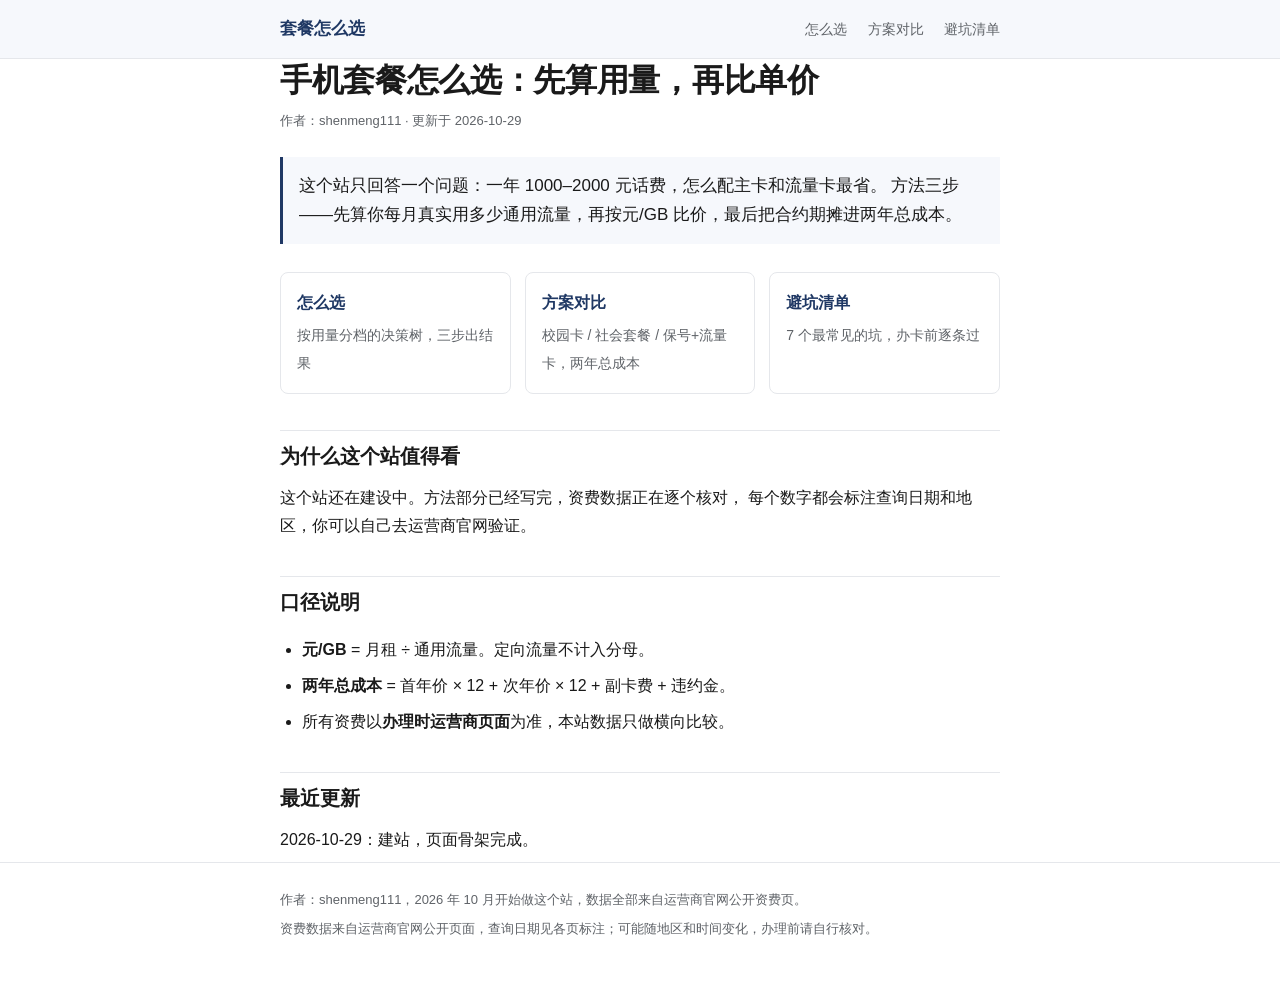
<file: index.html>
<!DOCTYPE html>
<html lang="zh-CN">
<head>
<meta charset="utf-8">
<meta name="viewport" content="width=device-width, initial-scale=1">
<title>手机套餐怎么选：学生和新人的省钱口径</title>
<meta name="description" content="用元/GB 单价和两年总成本，帮学生和刚工作的人选出最省的主卡加流量卡组合。所有资费标注查询日期与地区。">
<meta name="robots" content="index,follow">
<link rel="canonical" href="https://shenmeng111.github.io/geo-site/">
<link rel="stylesheet" href="styles.css">
</head>
<body>

<header class="site">
  <div class="wrap">
    <a class="brand" href="index.html">套餐怎么选</a>
    <nav>
      <a href="guide.html">怎么选</a>
      <a href="compare.html">方案对比</a>
      <a href="avoid.html">避坑清单</a>
    </nav>
  </div>
</header>

<main class="wrap">

  <h1>手机套餐怎么选：先算用量，再比单价</h1>
  <p class="meta">作者：shenmeng111 · 更新于 <time datetime="2026-10-29">2026-10-29</time></p>

  <p class="lead">
    这个站只回答一个问题：一年 1000–2000 元话费，怎么配主卡和流量卡最省。
    方法三步——先算你每月真实用多少通用流量，再按元/GB 比价，最后把合约期摊进两年总成本。
  </p>

  <div class="cards">
    <a class="card" href="guide.html">
      <strong>怎么选</strong>
      <span>按用量分档的决策树，三步出结果</span>
    </a>
    <a class="card" href="compare.html">
      <strong>方案对比</strong>
      <span>校园卡 / 社会套餐 / 保号+流量卡，两年总成本</span>
    </a>
    <a class="card" href="avoid.html">
      <strong>避坑清单</strong>
      <span>7 个最常见的坑，办卡前逐条过</span>
    </a>
  </div>

   <h2>为什么这个站值得看</h2>
  <p>
    这个站还在建设中。方法部分已经写完，资费数据正在逐个核对，
    每个数字都会标注查询日期和地区，你可以自己去运营商官网验证。
  </p>

  <h2>口径说明</h2>
  <ul>
    <li><strong>元/GB</strong> = 月租 ÷ 通用流量。定向流量不计入分母。</li>
    <li><strong>两年总成本</strong> = 首年价 × 12 + 次年价 × 12 + 副卡费 + 违约金。</li>
    <li>所有资费以<strong>办理时运营商页面</strong>为准，本站数据只做横向比较。</li>
  </ul>

  <h2>最近更新</h2>
  <p>
 2026-10-29：建站，页面骨架完成。
  </p>

</main>

<footer>
  <div class="wrap">
    <p>作者：shenmeng111，2026 年 10 月开始做这个站，数据全部来自运营商官网公开资费页。</p>
    <p>资费数据来自运营商官网公开页面，查询日期见各页标注；可能随地区和时间变化，办理前请自行核对。</p>
  </div>
</footer>

</body>
</html>
</file>
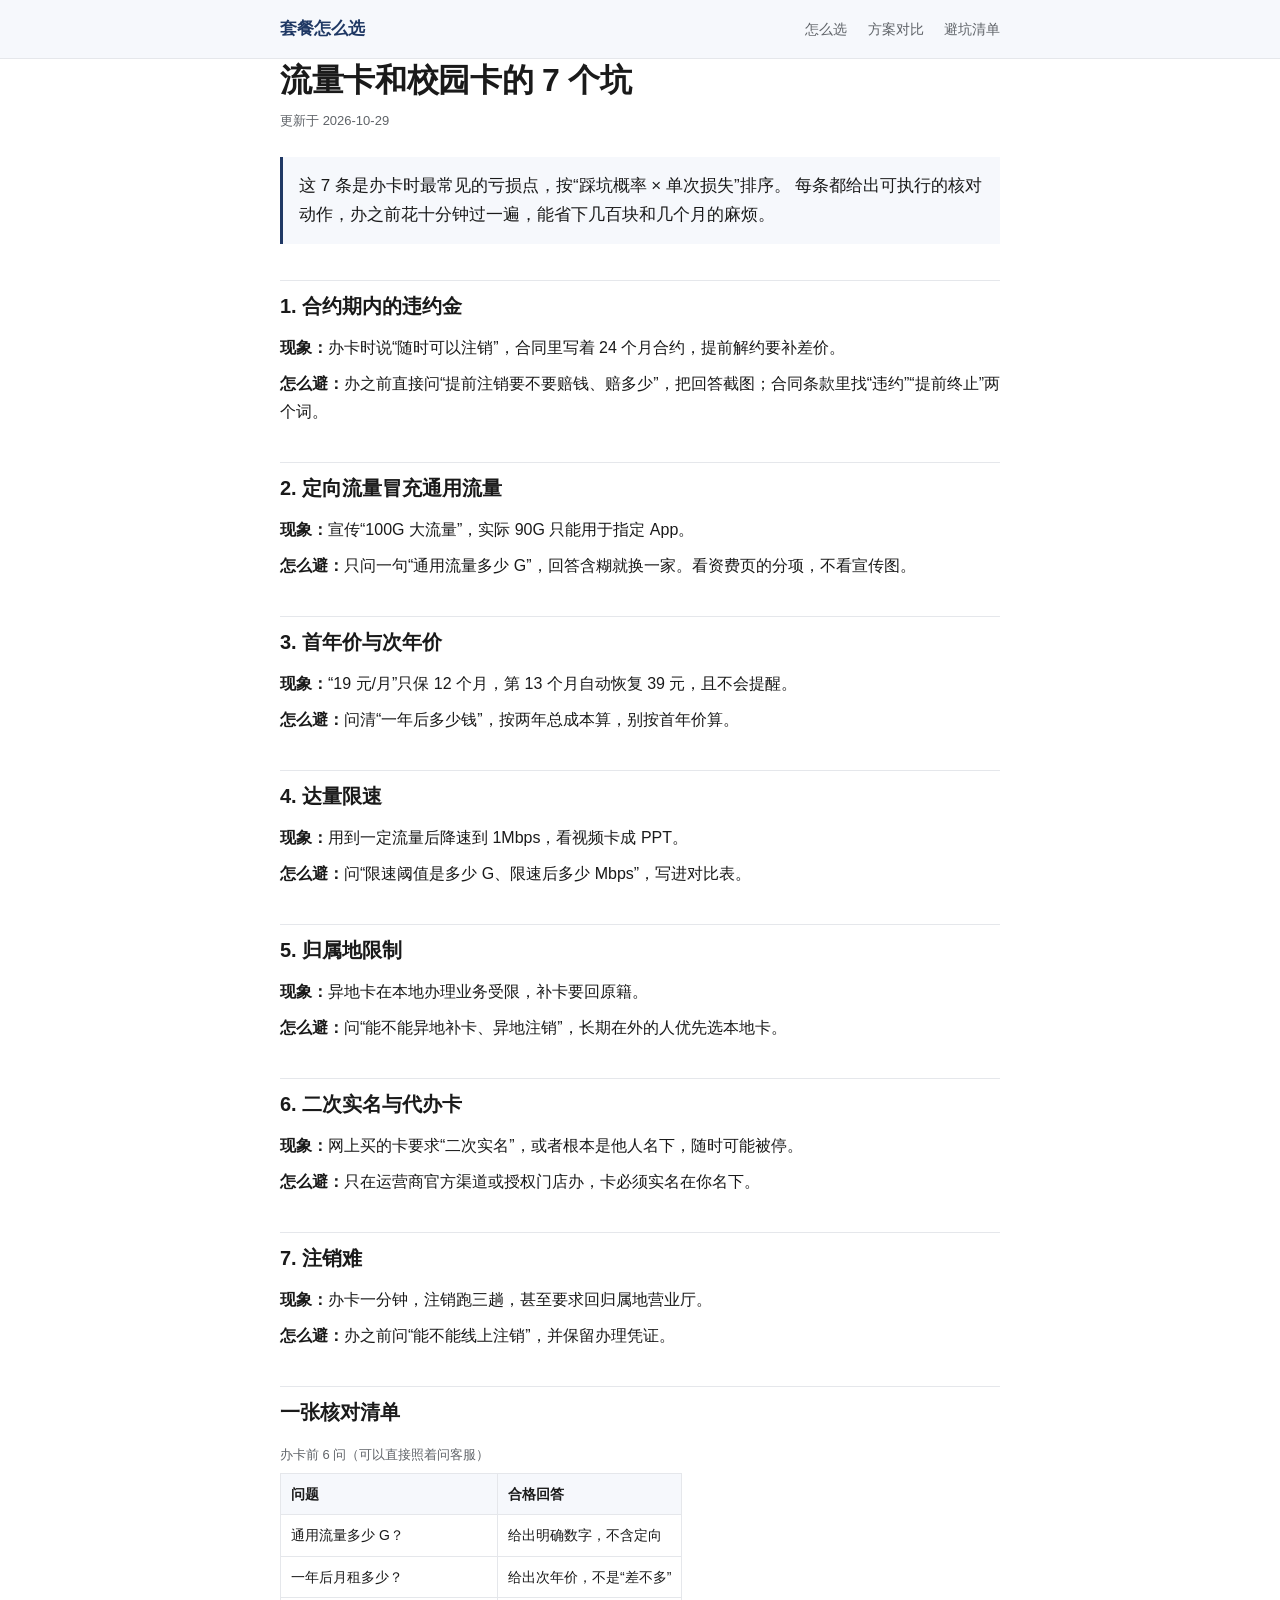
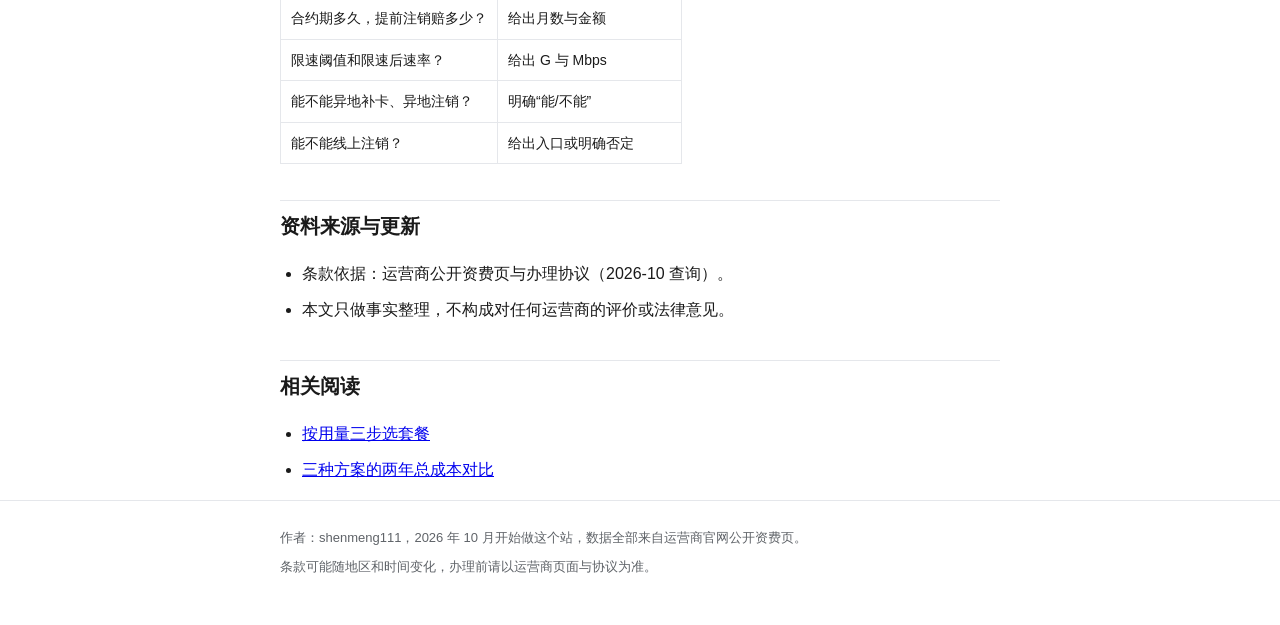
<file: avoid.html>
<!DOCTYPE html>
<html lang="zh-CN">
<head>
<meta charset="utf-8">
<meta name="viewport" content="width=device-width, initial-scale=1">
<title>流量卡和校园卡的 7 个坑：办卡前逐条过一遍</title>
<meta name="description" content="合约期、定向流量、首年价、限速、归属地、二次实名、注销难——7 个最常见的坑，以及每条怎么避开。">
<meta name="robots" content="index,follow">

<link rel="canonical" href="https://shenmeng111.github.io/geo-site/avoid.html">
<link rel="stylesheet" href="styles.css">
<script type="application/ld+json">
{
  "@context": "https://schema.org",
  "@type": "Article",
  "headline": "流量卡和校园卡的 7 个坑",
  "datePublished": "2026-10-29",
  "dateModified": "2026-10-29",
  "author": { "@type": "Person", "name": "shenmeng111" }
}
</script>
</head>
<body>

<header class="site">
  <div class="wrap">
    <a class="brand" href="index.html">套餐怎么选</a>
    <nav>
      <a href="guide.html">怎么选</a>
      <a href="compare.html">方案对比</a>
      <a href="avoid.html">避坑清单</a>
    </nav>
  </div>
</header>

<main class="wrap">

  <h1>流量卡和校园卡的 7 个坑</h1>
  <p class="meta">更新于 <time datetime="2026-10-29">2026-10-29</time></p>

  <p class="lead">
    这 7 条是办卡时最常见的亏损点，按“踩坑概率 × 单次损失”排序。
    每条都给出可执行的核对动作，办之前花十分钟过一遍，能省下几百块和几个月的麻烦。
  </p>

  <h2>1. 合约期内的违约金</h2>
  <p><strong>现象：</strong>办卡时说“随时可以注销”，合同里写着 24 个月合约，提前解约要补差价。</p>
  <p><strong>怎么避：</strong>办之前直接问“提前注销要不要赔钱、赔多少”，把回答截图；合同条款里找“违约”“提前终止”两个词。</p>

  <h2>2. 定向流量冒充通用流量</h2>
  <p><strong>现象：</strong>宣传“100G 大流量”，实际 90G 只能用于指定 App。</p>
  <p><strong>怎么避：</strong>只问一句“通用流量多少 G”，回答含糊就换一家。看资费页的分项，不看宣传图。</p>

  <h2>3. 首年价与次年价</h2>
  <p><strong>现象：</strong>“19 元/月”只保 12 个月，第 13 个月自动恢复 39 元，且不会提醒。</p>
  <p><strong>怎么避：</strong>问清“一年后多少钱”，按两年总成本算，别按首年价算。</p>

  <h2>4. 达量限速</h2>
  <p><strong>现象：</strong>用到一定流量后降速到 1Mbps，看视频卡成 PPT。</p>
  <p><strong>怎么避：</strong>问“限速阈值是多少 G、限速后多少 Mbps”，写进对比表。</p>

  <h2>5. 归属地限制</h2>
  <p><strong>现象：</strong>异地卡在本地办理业务受限，补卡要回原籍。</p>
  <p><strong>怎么避：</strong>问“能不能异地补卡、异地注销”，长期在外的人优先选本地卡。</p>

  <h2>6. 二次实名与代办卡</h2>
  <p><strong>现象：</strong>网上买的卡要求“二次实名”，或者根本是他人名下，随时可能被停。</p>
  <p><strong>怎么避：</strong>只在运营商官方渠道或授权门店办，卡必须实名在你名下。</p>

  <h2>7. 注销难</h2>
  <p><strong>现象：</strong>办卡一分钟，注销跑三趟，甚至要求回归属地营业厅。</p>
  <p><strong>怎么避：</strong>办之前问“能不能线上注销”，并保留办理凭证。</p>

  <h2>一张核对清单</h2>
  <table>
    <caption>办卡前 6 问（可以直接照着问客服）</caption>
    <thead>
      <tr><th scope="col">问题</th><th scope="col">合格回答</th></tr>
    </thead>
    <tbody>
      <tr><td>通用流量多少 G？</td><td>给出明确数字，不含定向</td></tr>
      <tr><td>一年后月租多少？</td><td>给出次年价，不是“差不多”</td></tr>
      <tr><td>合约期多久，提前注销赔多少？</td><td>给出月数与金额</td></tr>
      <tr><td>限速阈值和限速后速率？</td><td>给出 G 与 Mbps</td></tr>
      <tr><td>能不能异地补卡、异地注销？</td><td>明确“能/不能”</td></tr>
      <tr><td>能不能线上注销？</td><td>给出入口或明确否定</td></tr>
    </tbody>
  </table>

  <h2>资料来源与更新</h2>
  <ul>
    <li>条款依据：运营商公开资费页与办理协议（2026-10 查询）。</li>
    <li>本文只做事实整理，不构成对任何运营商的评价或法律意见。</li>
  </ul>

  <h2>相关阅读</h2>
  <ul>
    <li><a href="guide.html">按用量三步选套餐</a></li>
    <li><a href="compare.html">三种方案的两年总成本对比</a></li>
  </ul>

</main>

<footer>
  <div class="wrap">
    <p>作者：shenmeng111，2026 年 10 月开始做这个站，数据全部来自运营商官网公开资费页。</p>
    <p>条款可能随地区和时间变化，办理前请以运营商页面与协议为准。</p>
  </div>
</footer>

</body>
</html>
</file>
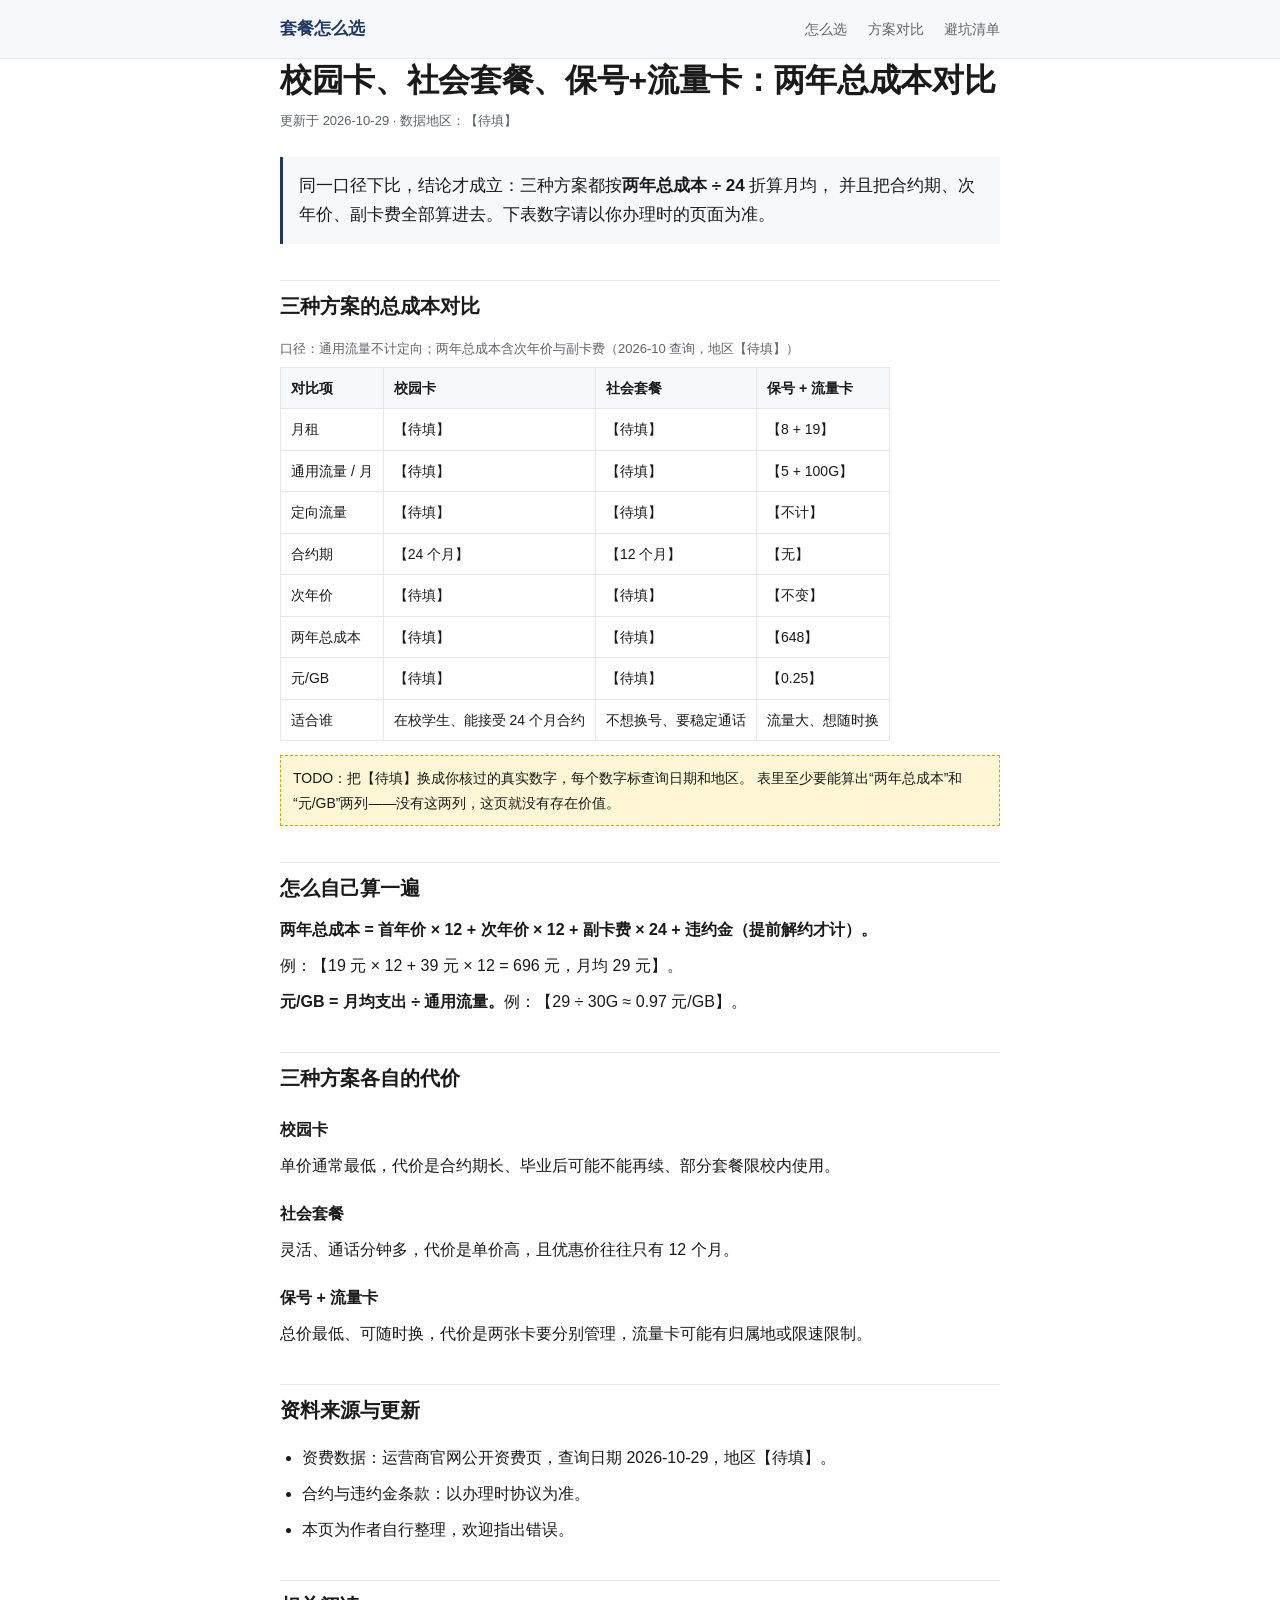
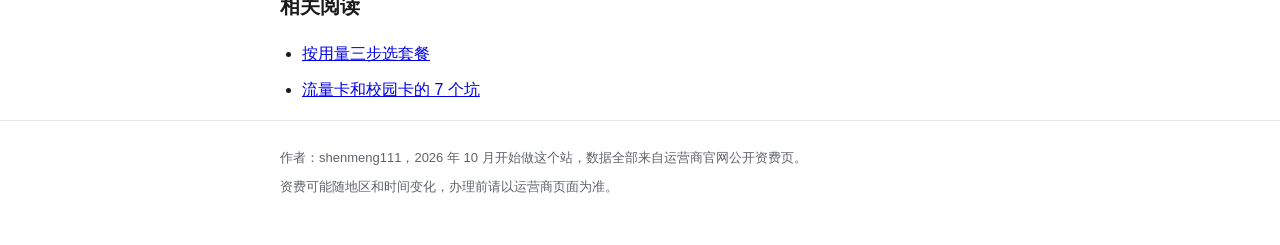
<file: compare.html>
<!DOCTYPE html>
<html lang="zh-CN">
<head>
<meta charset="utf-8">
<meta name="viewport" content="width=device-width, initial-scale=1">
<title>校园卡 vs 社会套餐 vs 保号+流量卡：两年总成本对比</title>
<meta name="description" content="三种手机套餐方案放在同一口径下比较：月租、通用流量、合约期、两年总成本、元/GB，附适合人群。">
<meta name="robots" content="index,follow">
<link rel="canonical" href="https://shenmeng111.github.io/geo-site/compare.html">
<link rel="stylesheet" href="styles.css">
<script type="application/ld+json">
{
  "@context": "https://schema.org",
  "@type": "Article",
  "headline": "校园卡、社会套餐、保号+流量卡：两年总成本对比",
  "datePublished": "2026-10-29",
  "dateModified": "2026-10-29",
  "author": { "@type": "Person", "name": "shenmeng111" }
}
</script>
</head>
<body>

<header class="site">
  <div class="wrap">
    <a class="brand" href="index.html">套餐怎么选</a>
    <nav>
      <a href="guide.html">怎么选</a>
      <a href="compare.html">方案对比</a>
      <a href="avoid.html">避坑清单</a>
    </nav>
  </div>
</header>

<main class="wrap">

  <h1>校园卡、社会套餐、保号+流量卡：两年总成本对比</h1>
  <p class="meta">更新于 <time datetime="2026-10-29">2026-10-29</time> · 数据地区：【待填】</p>

  <p class="lead">
    同一口径下比，结论才成立：三种方案都按<strong>两年总成本 ÷ 24</strong> 折算月均，
    并且把合约期、次年价、副卡费全部算进去。下表数字请以你办理时的页面为准。
  </p>

  <h2>三种方案的总成本对比</h2>
  <table>
    <caption>口径：通用流量不计定向；两年总成本含次年价与副卡费（2026-10 查询，地区【待填】）</caption>
    <thead>
      <tr>
        <th scope="col">对比项</th>
        <th scope="col">校园卡</th>
        <th scope="col">社会套餐</th>
        <th scope="col">保号 + 流量卡</th>
      </tr>
    </thead>
    <tbody>
      <tr><td>月租</td><td>【待填】</td><td>【待填】</td><td>【8 + 19】</td></tr>
      <tr><td>通用流量 / 月</td><td>【待填】</td><td>【待填】</td><td>【5 + 100G】</td></tr>
      <tr><td>定向流量</td><td>【待填】</td><td>【待填】</td><td>【不计】</td></tr>
      <tr><td>合约期</td><td>【24 个月】</td><td>【12 个月】</td><td>【无】</td></tr>
      <tr><td>次年价</td><td>【待填】</td><td>【待填】</td><td>【不变】</td></tr>
      <tr><td>两年总成本</td><td>【待填】</td><td>【待填】</td><td>【648】</td></tr>
      <tr><td>元/GB</td><td>【待填】</td><td>【待填】</td><td>【0.25】</td></tr>
      <tr><td>适合谁</td><td>在校学生、能接受 24 个月合约</td><td>不想换号、要稳定通话</td><td>流量大、想随时换</td></tr>
    </tbody>
  </table>

  <div class="todo">
    TODO：把【待填】换成你核过的真实数字，每个数字标查询日期和地区。
    表里至少要能算出“两年总成本”和“元/GB”两列——没有这两列，这页就没有存在价值。
  </div>

  <h2>怎么自己算一遍</h2>
  <p><strong>两年总成本 = 首年价 × 12 + 次年价 × 12 + 副卡费 × 24 + 违约金（提前解约才计）。</strong></p>
  <p>例：【19 元 × 12 + 39 元 × 12 = 696 元，月均 29 元】。</p>
  <p><strong>元/GB = 月均支出 ÷ 通用流量。</strong>例：【29 ÷ 30G ≈ 0.97 元/GB】。</p>

  <h2>三种方案各自的代价</h2>
  <h3>校园卡</h3>
  <p>单价通常最低，代价是合约期长、毕业后可能不能再续、部分套餐限校内使用。</p>
  <h3>社会套餐</h3>
  <p>灵活、通话分钟多，代价是单价高，且优惠价往往只有 12 个月。</p>
  <h3>保号 + 流量卡</h3>
  <p>总价最低、可随时换，代价是两张卡要分别管理，流量卡可能有归属地或限速限制。</p>

  <h2>资料来源与更新</h2>
  <ul>
    <li>资费数据：运营商官网公开资费页，查询日期 2026-10-29，地区【待填】。</li>
    <li>合约与违约金条款：以办理时协议为准。</li>
    <li>本页为作者自行整理，欢迎指出错误。</li>
  </ul>

  <h2>相关阅读</h2>
  <ul>
    <li><a href="guide.html">按用量三步选套餐</a></li>
    <li><a href="avoid.html">流量卡和校园卡的 7 个坑</a></li>
  </ul>

</main>

<footer>
  <div class="wrap">
    <p>作者：shenmeng111，2026 年 10 月开始做这个站，数据全部来自运营商官网公开资费页。</p>
    <p>资费可能随地区和时间变化，办理前请以运营商页面为准。</p>
  </div>
</footer>

</body>
</html>
</file>
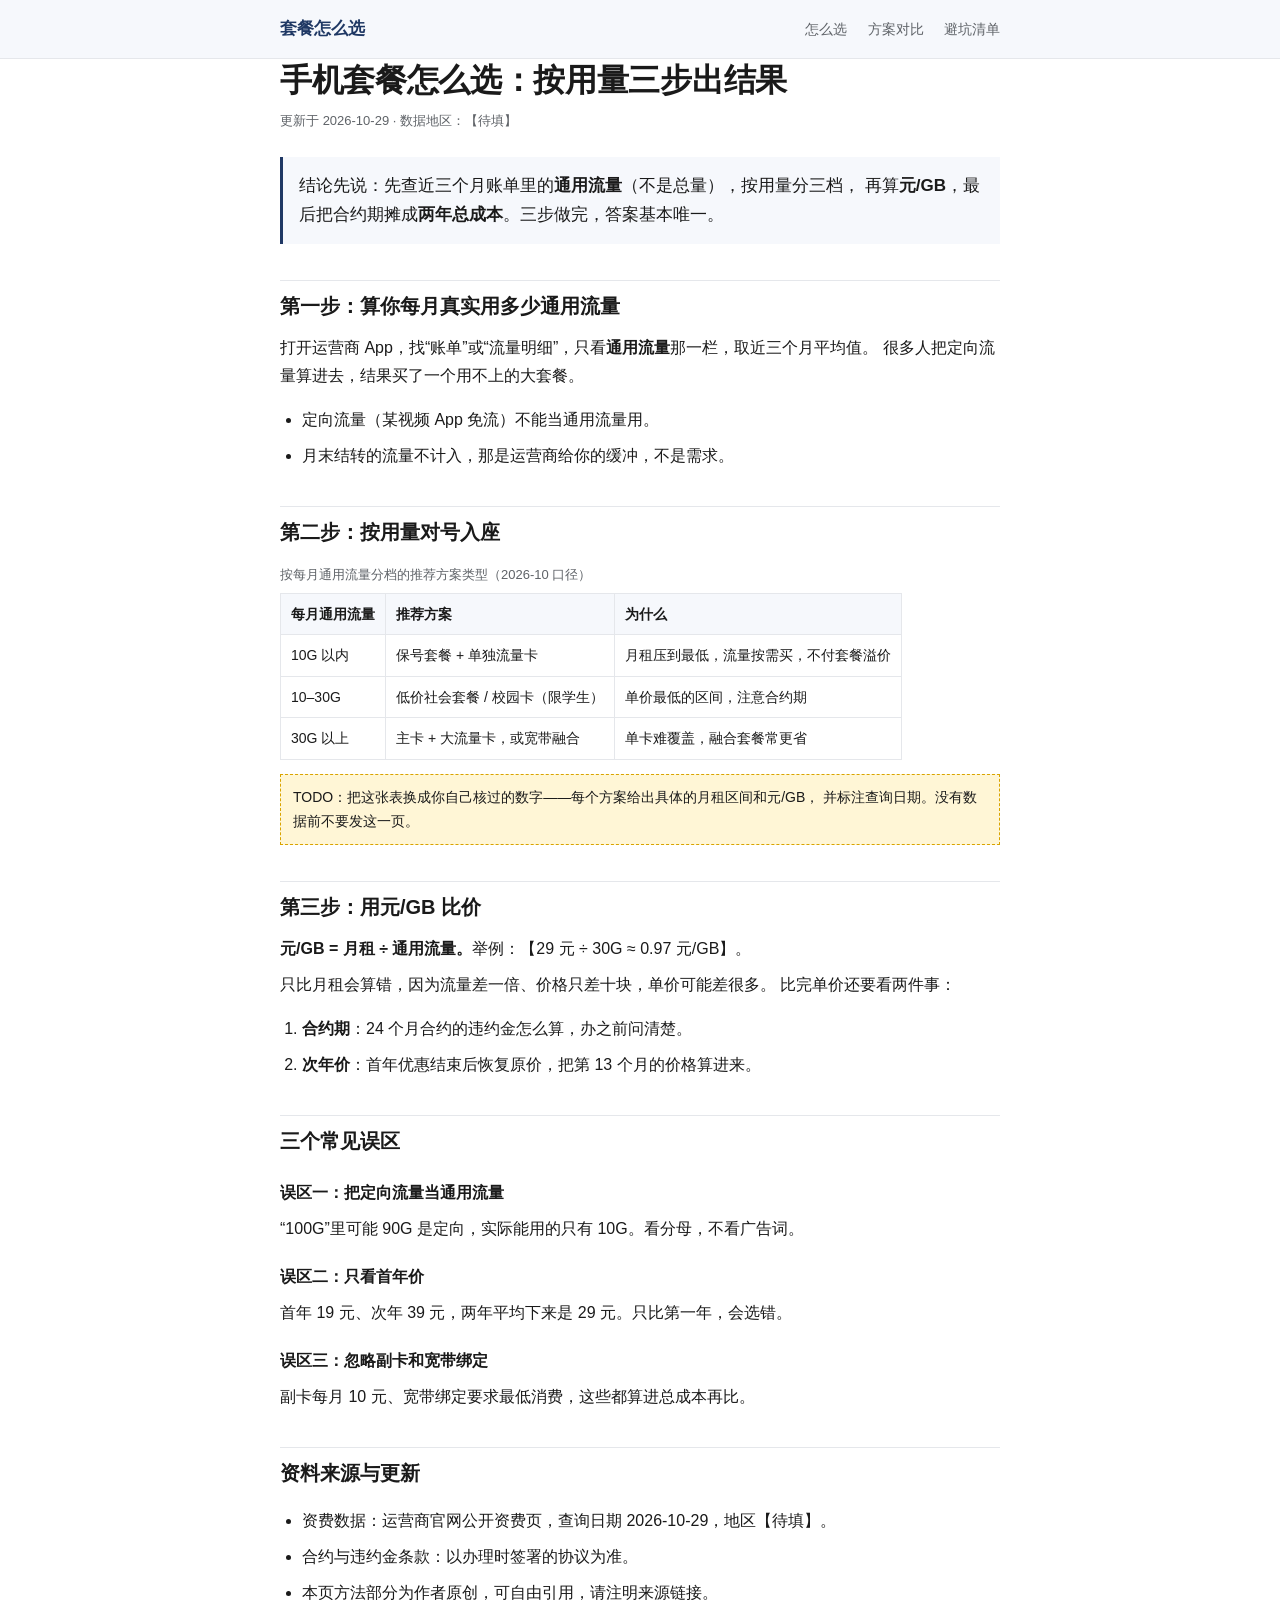
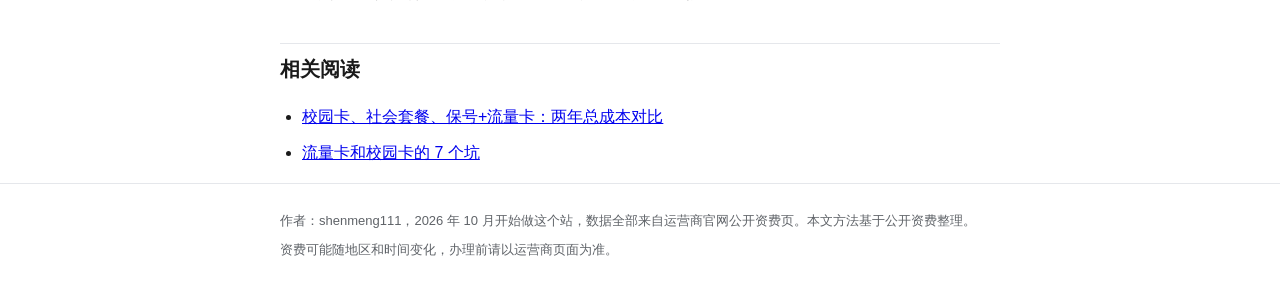
<file: guide.html>
<!DOCTYPE html>
<html lang="zh-CN">
<head>
<meta charset="utf-8">
<meta name="viewport" content="width=device-width, initial-scale=1">
<title>手机套餐怎么选：按用量三步出结果（2026）</title>
<meta name="description" content="先用近三个月账单算出每月通用流量，再按元/GB 比价，最后把合约期摊进两年总成本。附决策表与常见误区。">
<meta name="robots" content="index,follow">

<link rel="canonical" href="https://shenmeng111.github.io/geo-site/guide.html">
<link rel="stylesheet" href="styles.css">
<script type="application/ld+json">
{
  "@context": "https://schema.org",
  "@type": "Article",
  "headline": "手机套餐怎么选：按用量三步出结果",
  "description": "用元/GB 单价和两年总成本选择手机套餐的方法",
  "datePublished": "2026-10-29",
  "dateModified": "2026-10-29",
  "author": { "@type": "Person", "name": "shenmeng111" },
  "mainEntityOfPage": "https://shenmeng111.github.io/geo-site/guide.html"
}
</script>
</head>
<body>

<header class="site">
  <div class="wrap">
    <a class="brand" href="index.html">套餐怎么选</a>
    <nav>
      <a href="guide.html">怎么选</a>
      <a href="compare.html">方案对比</a>
      <a href="avoid.html">避坑清单</a>
    </nav>
  </div>
</header>

<main class="wrap">

  <h1>手机套餐怎么选：按用量三步出结果</h1>
  <p class="meta">更新于 <time datetime="2026-10-29">2026-10-29</time> · 数据地区：【待填】</p>

  <p class="lead">
    结论先说：先查近三个月账单里的<strong>通用流量</strong>（不是总量），按用量分三档，
    再算<strong>元/GB</strong>，最后把合约期摊成<strong>两年总成本</strong>。三步做完，答案基本唯一。
  </p>

  <h2>第一步：算你每月真实用多少通用流量</h2>
  <p>
    打开运营商 App，找“账单”或“流量明细”，只看<strong>通用流量</strong>那一栏，取近三个月平均值。
    很多人把定向流量算进去，结果买了一个用不上的大套餐。
  </p>
  <ul>
    <li>定向流量（某视频 App 免流）不能当通用流量用。</li>
    <li>月末结转的流量不计入，那是运营商给你的缓冲，不是需求。</li>
  </ul>

  <h2>第二步：按用量对号入座</h2>
  <table>
    <caption>按每月通用流量分档的推荐方案类型（2026-10 口径）</caption>
    <thead>
      <tr><th scope="col">每月通用流量</th><th scope="col">推荐方案</th><th scope="col">为什么</th></tr>
    </thead>
    <tbody>
      <tr><td>10G 以内</td><td>保号套餐 + 单独流量卡</td><td>月租压到最低，流量按需买，不付套餐溢价</td></tr>
      <tr><td>10–30G</td><td>低价社会套餐 / 校园卡（限学生）</td><td>单价最低的区间，注意合约期</td></tr>
      <tr><td>30G 以上</td><td>主卡 + 大流量卡，或宽带融合</td><td>单卡难覆盖，融合套餐常更省</td></tr>
    </tbody>
  </table>

  <div class="todo">
    TODO：把这张表换成你自己核过的数字——每个方案给出具体的月租区间和元/GB，
    并标注查询日期。没有数据前不要发这一页。
  </div>

  <h2>第三步：用元/GB 比价</h2>
  <p><strong>元/GB = 月租 ÷ 通用流量。</strong>举例：【29 元 ÷ 30G ≈ 0.97 元/GB】。</p>
  <p>
    只比月租会算错，因为流量差一倍、价格只差十块，单价可能差很多。
    比完单价还要看两件事：
  </p>
  <ol>
    <li><strong>合约期</strong>：24 个月合约的违约金怎么算，办之前问清楚。</li>
    <li><strong>次年价</strong>：首年优惠结束后恢复原价，把第 13 个月的价格算进来。</li>
  </ol>

  <h2>三个常见误区</h2>
  <h3>误区一：把定向流量当通用流量</h3>
  <p>“100G”里可能 90G 是定向，实际能用的只有 10G。看分母，不看广告词。</p>
  <h3>误区二：只看首年价</h3>
  <p>首年 19 元、次年 39 元，两年平均下来是 29 元。只比第一年，会选错。</p>
  <h3>误区三：忽略副卡和宽带绑定</h3>
  <p>副卡每月 10 元、宽带绑定要求最低消费，这些都算进总成本再比。</p>

  <h2>资料来源与更新</h2>
  <ul>
    <li>资费数据：运营商官网公开资费页，查询日期 2026-10-29，地区【待填】。</li>
    <li>合约与违约金条款：以办理时签署的协议为准。</li>
    <li>本页方法部分为作者原创，可自由引用，请注明来源链接。</li>
  </ul>

  <h2>相关阅读</h2>
  <ul>
    <li><a href="compare.html">校园卡、社会套餐、保号+流量卡：两年总成本对比</a></li>
    <li><a href="avoid.html">流量卡和校园卡的 7 个坑</a></li>
  </ul>

</main>

<footer>
  <div class="wrap">
    <p>作者：shenmeng111，2026 年 10 月开始做这个站，数据全部来自运营商官网公开资费页。本文方法基于公开资费整理。</p>
    <p>资费可能随地区和时间变化，办理前请以运营商页面为准。</p>
  </div>
</footer>

</body>
</html>
</file>
<file: styles.css>
/* 极简样式：只保证可读、可打印、手机上不横向滚动 */
:root {
  --ink: #1a1a1a;
  --muted: #5f6368;
  --line: #e5e7eb;
  --bg: #ffffff;
  --accent: #1f3864;
  --soft: #f6f8fc;
}

* { box-sizing: border-box; }

html { -webkit-text-size-adjust: 100%; }

body {
  margin: 0;
  background: var(--bg);
  color: var(--ink);
  font: 16px/1.75 -apple-system, BlinkMacSystemFont, "Segoe UI", "PingFang SC",
        "Hiragino Sans GB", "Microsoft YaHei", sans-serif;
}

.wrap {
  max-width: 760px;
  margin: 0 auto;
  padding: 0 20px;
}

header.site {
  border-bottom: 1px solid var(--line);
  background: var(--soft);
}

header.site .wrap {
  display: flex;
  flex-wrap: wrap;
  gap: 12px;
  align-items: baseline;
  justify-content: space-between;
  padding-top: 14px;
  padding-bottom: 14px;
}

.brand {
  font-weight: 700;
  font-size: 17px;
  color: var(--accent);
  text-decoration: none;
}

nav a {
  color: var(--muted);
  text-decoration: none;
  margin-left: 16px;
  font-size: 14px;
}

nav a:hover { color: var(--accent); text-decoration: underline; }

main { padding: 32px 0 56px; }

h1 {
  font-size: 28px;
  line-height: 1.35;
  margin: 0 0 8px;
  letter-spacing: -0.01em;
}

.meta {
  color: var(--muted);
  font-size: 13px;
  margin: 0 0 24px;
}

.lead {
  font-size: 17px;
  background: var(--soft);
  border-left: 3px solid var(--accent);
  padding: 14px 16px;
  margin: 0 0 28px;
}

h2 {
  font-size: 20px;
  margin: 36px 0 10px;
  padding-top: 8px;
  border-top: 1px solid var(--line);
}

h3 { font-size: 16px; margin: 20px 0 6px; }

p, li { margin: 8px 0; }

ul, ol { padding-left: 22px; }

table {
  width: 100%;
  border-collapse: collapse;
  margin: 14px 0;
  font-size: 14px;
  display: block;
  overflow-x: auto;
}

caption {
  caption-side: top;
  text-align: left;
  color: var(--muted);
  font-size: 13px;
  padding-bottom: 6px;
}

th, td {
  border: 1px solid var(--line);
  padding: 8px 10px;
  text-align: left;
  vertical-align: top;
  white-space: nowrap;
}

th { background: var(--soft); font-weight: 600; }

.todo {
  background: #fff6d6;
  border: 1px dashed #d9a400;
  padding: 10px 12px;
  font-size: 14px;
  margin: 12px 0;
}

footer {
  border-top: 1px solid var(--line);
  color: var(--muted);
  font-size: 13px;
  padding: 20px 0 40px;
}

footer p { margin: 6px 0; }

.cards {
  display: grid;
  gap: 14px;
  grid-template-columns: 1fr;
  margin: 24px 0;
}

.card {
  border: 1px solid var(--line);
  border-radius: 8px;
  padding: 16px;
  text-decoration: none;
  color: inherit;
  display: block;
}

.card:hover { border-color: var(--accent); background: var(--soft); }

.card strong { display: block; margin-bottom: 4px; color: var(--accent); }

.card span { color: var(--muted); font-size: 14px; }

@media (min-width: 640px) {
  .cards { grid-template-columns: 1fr 1fr 1fr; }
  h1 { font-size: 32px; }
}
</file>
